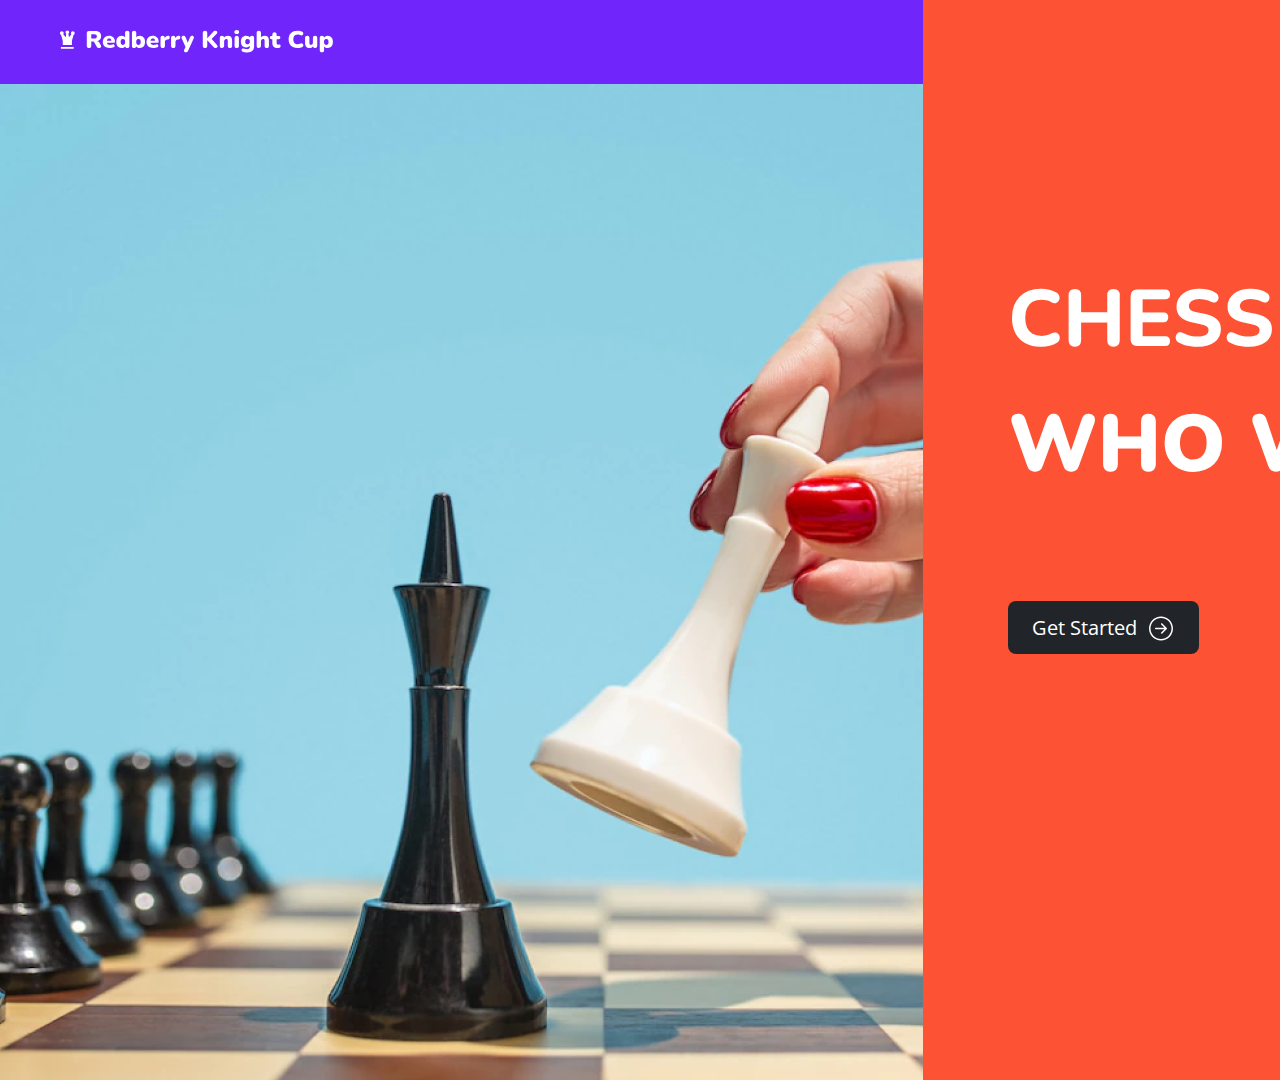
<file: html/index.html>
<!DOCTYPE html>
<html lang="en">
<head>
    <meta charset="UTF-8">
    <meta http-equiv="X-UA-Compatible" content="IE=edge">
    <meta name="viewport" content="width=device-width, initial-scale=1.0">
    <link rel="stylesheet" href="../css/style.css">
    <link rel="preconnect" href="https://fonts.googleapis.com">
    <link rel="preconnect" href="https://fonts.gstatic.com" crossorigin>
    <link href="https://fonts.googleapis.com/css2?family=Nunito" rel="stylesheet">
    <link href="https://fonts.googleapis.com/css2?family=Open+Sans" rel="stylesheet">
    <title>Redberry Knight Cup</title>
</head>
<body>
    <div class="left-content">
        <div class="top-header">
            <div class="knight-cup-logo">
                <img class="knight-cup-icon" src="../assets/icons/redberry-knight-cup-icon.svg" alt="">
                <img class="knight-cup-text" src="../assets/icons/redberry-knight-cup-text.svg" alt="">
            </div>
        </div>
        <div class="background background-landing"></div>
    </div>
    
    
    <div class="right-content">
        <div class="background-red"></div>
        <div class="landing-header-1">CHESS SAYS</div>
        <div class="landing-header-small">A LOT ABOUT</div>
        <div class="landing-header-2">WHO WE ARE</div>
        <a href="./registration-personal.html">
            <div class="get-started-btn btn">
                <div class="btn-content">
                    <div class="btn-text">
                        Get Started
                    </div>
                    <div class="btn-arrow">
                        <img src="../assets/icons/btn-arrow.svg" alt="">
                    </div>
                </div>
            </div>
        </a>
    </div>
</body>
</html>
</file>
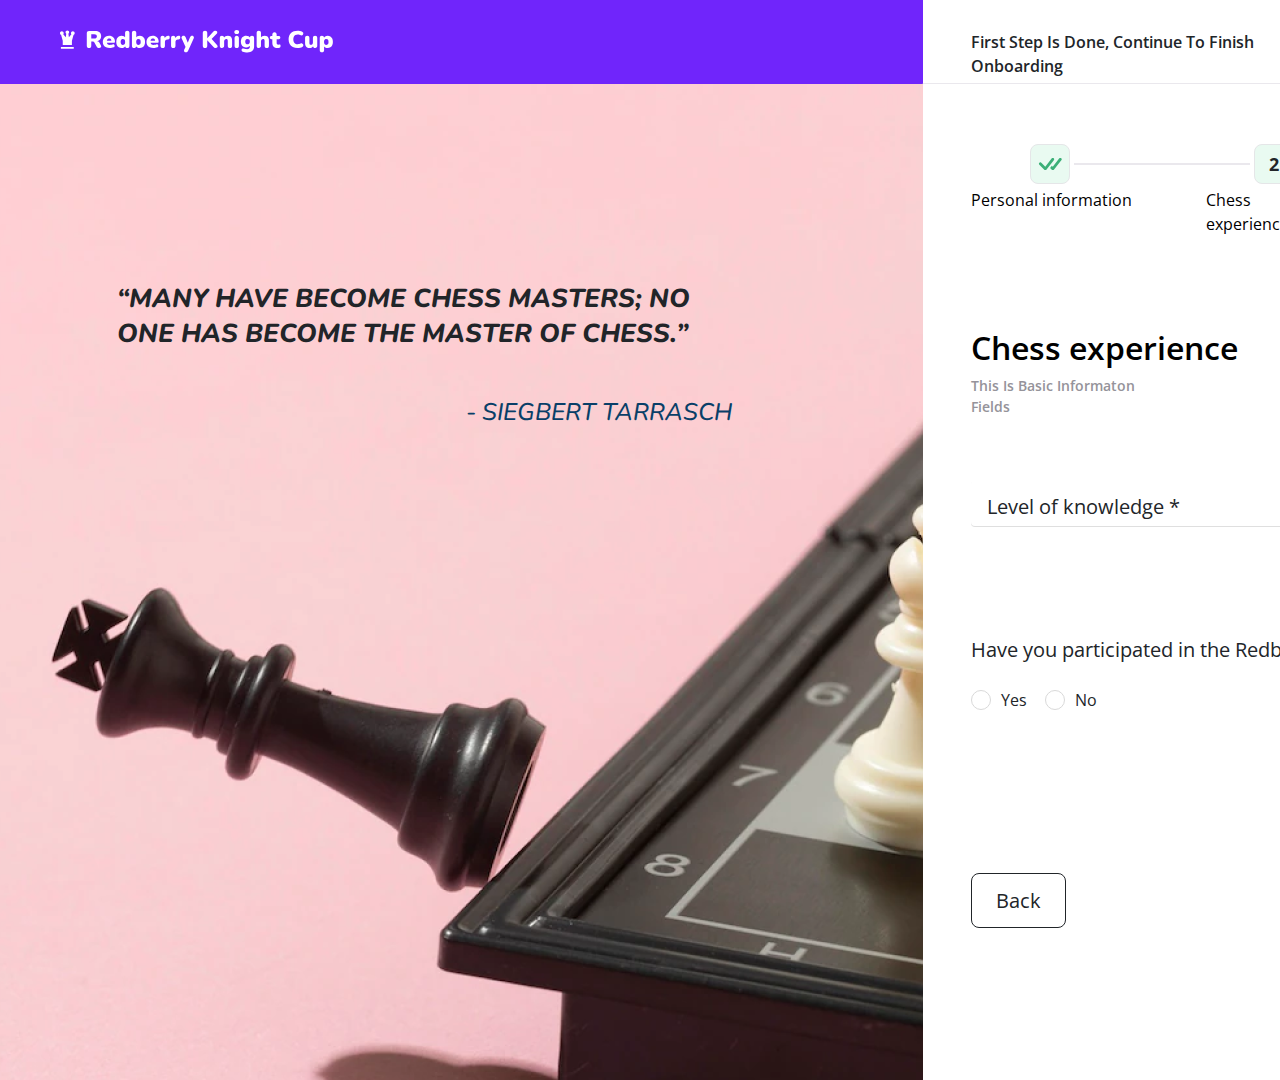
<file: html/registration-experience.html>
<!DOCTYPE html>
<html lang="en">
<head>
    <meta charset="UTF-8">
    <meta http-equiv="X-UA-Compatible" content="IE=edge">
    <meta name="viewport" content="width=device-width, initial-scale=1.0">
    <link rel="stylesheet" href="../css/style.css">
    <link rel="preconnect" href="https://fonts.googleapis.com">
    <link rel="preconnect" href="https://fonts.gstatic.com" crossorigin>
    <link href="https://fonts.googleapis.com/css2?family=Nunito" rel="stylesheet">
    <link href="https://fonts.googleapis.com/css2?family=Open+Sans" rel="stylesheet">
    <title>Redberry Knight Cup</title>
</head>
<body>
    <div class="left-content">
        <div class="top-header">
            <div class="knight-cup-logo">
                <img class="knight-cup-icon" src="../assets/icons/redberry-knight-cup-icon.svg" alt="">
                <img class="knight-cup-text" src="../assets/icons/redberry-knight-cup-text.svg" alt="">
            </div>
        </div>
        <div class="background background-registration-experience"></div>
        <div class="registration-experience-page-text">“Many have become chess masters; 
            no one has become the master of chess.”</div>
        <div class="registration-experience-page-text-author">- Siegbert Tarrasch</div>
    </div>
    
    
    <div class="right-content">
        <div class="registration-header">First step is done, continue to finish onboarding</div>
        <div class="line"></div>
        <div class="steps">
            <div class="step-numbers">
                <div class="step step-active step-1">
                    <div class="step-content">
                        <img src="../assets/icons/success-icon.svg" alt="">
                    </div>
                </div>
                <div class="step-line"></div>
                <div class="step step-active step-2">
                    <div class="step-content">
                        2
                    </div>
                </div>
            </div>
            
            <div class="step-text step-1-text">Personal information</div>
            <div class="step-text step-2-text">Chess experience</div>
        </div>
        <div class="form-header">Chess experience</div>
        <div class="form-subheader">This is basic informaton fields</div>
        <form class="form">
            <div class="form-content experience-form">
                <div class="select-row">
                    <div class="select-menu level">
                        <div class="arrow-icon down"></div>
                        <div class="select-btn">
                            <span class="sBtn-text">Level of knowledge *</span>
                            <i class="bx bx-chevron-down"></i>
                        </div>
                        <div class="options-wrapper">
                            <ul class="options">
                                <li class="option">
                                    <span class="option-text">beginner</span>
                                </li>
                                <li class="option">
                                    <span class="option-text">intermidiate</span>
                                </li>
                                <li class="option">
                                    <span class="option-text">professional</span>
                                </li>
                            </ul>
                        </div>
                    </div>
        
                    <div class="select-menu character">
                        <div class="arrow-icon down"></div>
                        <div class="select-btn">
                            <span class="sBtn-text">Choose your character *</span>
                            <i class="bx bx-chevron-down"></i>
                        </div>
                        <div class="options-wrapper">
                            <ul class="options"></ul>
                        </div>
                    </div>
                </div>
                <div class="participation-radio">
                    <p> Have you participated in the Redberry Championship? * </p>
                    <div class="participation-radio-row">
                        <label class="radio-container">
                            Yes
                            <input type="radio" name="radio-group">
                            <span class="checkmark"></span>
                        </label>
                        <label class="radio-container">
                            No
                            <input type="radio"  name="radio-group">
                            <span class="checkmark"></span>
                        </label>
                    </div>
                </div>
            </div>
            
            <button class="next-btn btn" type="submit">
                <div class="btn-content">
                    <div class="btn-text">
                        Next
                    </div>
                    <div class="btn-arrow">
                        <img src="../assets/icons/btn-arrow.svg" alt="">
                    </div>
                </div>
            </button>
            <button class="back-btn btn" type="button">
                <div class="btn-content">
                    <div class="btn-text">
                        Back
                    </div>
                </div>
            </button>
        </form>
      
    </div>
    <script src="../js/experience-info-script.js"></script>
</body>
</html>
</file>
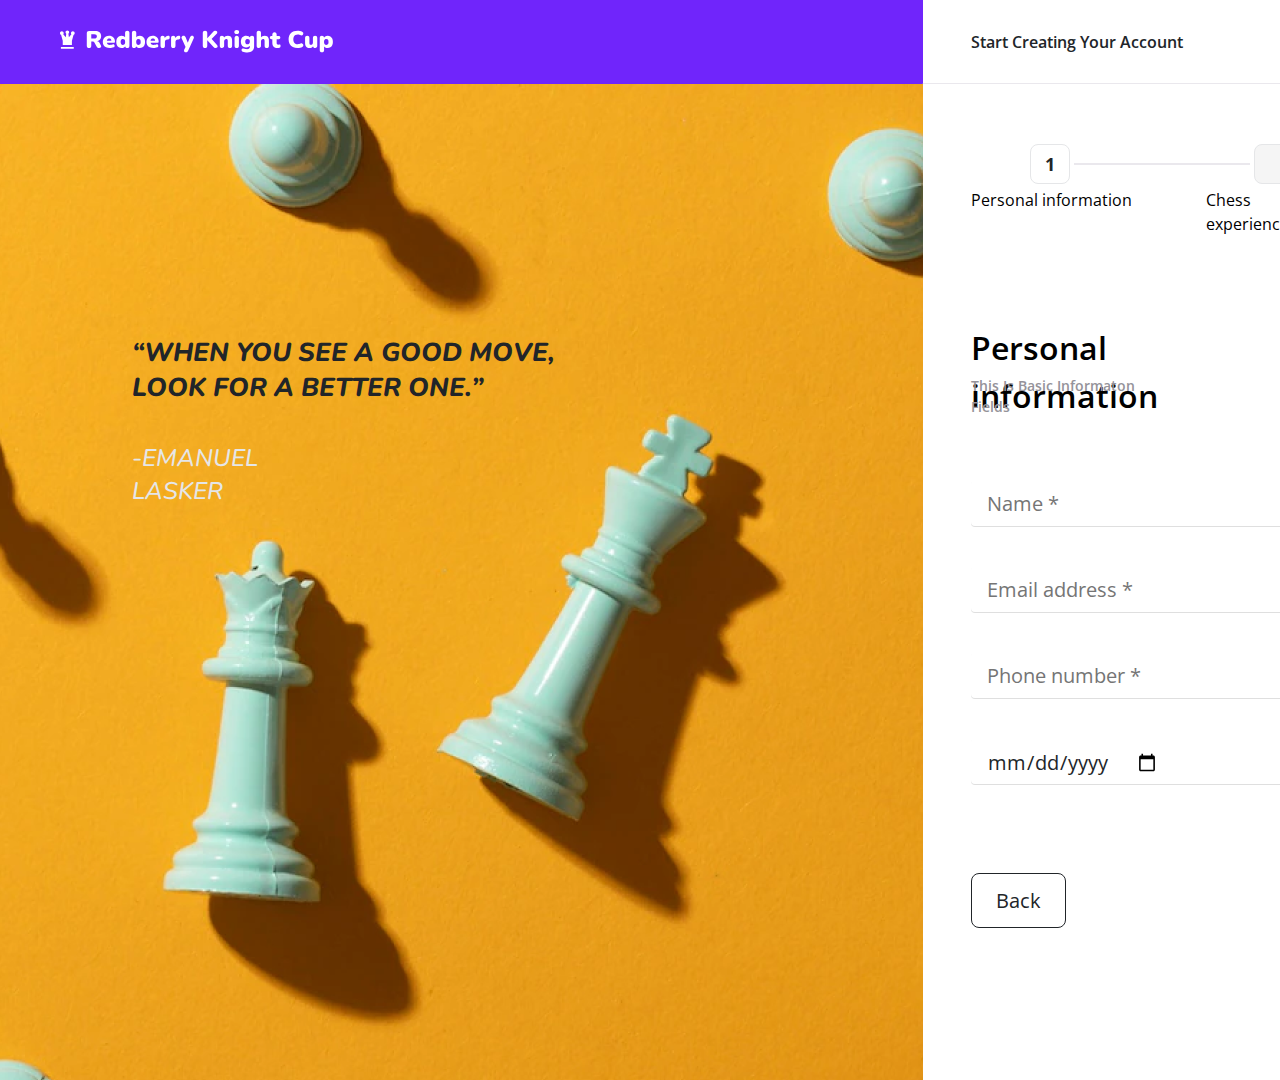
<file: html/registration-personal.html>
<!DOCTYPE html>
<html lang="en">
<head>
    <meta charset="UTF-8">
    <meta http-equiv="X-UA-Compatible" content="IE=edge">
    <meta name="viewport" content="width=device-width, initial-scale=1.0">
    <link rel="stylesheet" href="../css/style.css">
    <link rel="preconnect" href="https://fonts.googleapis.com">
    <link rel="preconnect" href="https://fonts.gstatic.com" crossorigin>
    <link href="https://fonts.googleapis.com/css2?family=Nunito" rel="stylesheet">
    <link href="https://fonts.googleapis.com/css2?family=Open+Sans" rel="stylesheet">
    <title>Redberry Knight Cup</title>
</head>
<body>
    <div class="left-content">
        <div class="top-header">
            <div class="knight-cup-logo">
                <img class="knight-cup-icon" src="../assets/icons/redberry-knight-cup-icon.svg" alt="">
                <img class="knight-cup-text" src="../assets/icons/redberry-knight-cup-text.svg" alt="">
            </div>
        </div>
        <div class="background background-registration-personal"></div>
        <div class="registration-personal-page-text">“When you see a good move,
            look for a better one.”</div>
        <div class="registration-personal-page-text-author">-Emanuel Lasker</div>
    </div>
    
    
    <div class="right-content">
        <div class="registration-header">Start creating your account</div>
        <div class="line"></div>
        <div class="steps">
            <div class="step-numbers">
                <div class="step step-1">
                    <div class="step-content">
                        1
                    </div>
                </div>
                <div class="step-line"></div>
                <div class="step step-disabled step-2">
                    <div class="step-content step-content-disabled">
                        
                    </div>
                </div>
            </div>
            
            <div class="step-text step-1-text">Personal information</div>
            <div class="step-text step-2-text">Chess experience</div>
        </div>
        <div class="form-header">Personal information</div>
        <div class="form-subheader">This is basic informaton fields</div>
        <form class="form">
            <div class="form-content personal-info-form">
                    <input class="personal-info-input text-input" type="text" name="name" placeholder="Name *">
                    <input class="personal-info-input text-input" type="text" name="email" placeholder="Email address *">
                    <input class="personal-info-input text-input" type="number" name="phone" placeholder="Phone number *">
                    <input class="personal-info-input text-input" type="date" name="date_of_birth" placeholder="Date of birth *">
            </div>
            <button class="next-btn btn" type="submit">
                <div class="btn-content">
                    <div class="btn-text">
                        Next
                    </div>
                    <div class="btn-arrow">
                        <img src="../assets/icons/btn-arrow.svg" alt="">
                    </div>
                </div>
            </button>
            <button class="back-btn btn" type="button">
                <div class="btn-content">
                    <div class="btn-text">
                        Back
                    </div>
                </div>
            </button>
        </form>
    </div>
        
    <script src="../js/personal-info-script.js"></script>
</body>
</html>
</file>
<file: css/style.css>
/* Left Page */
.top-header {
    position: absolute;
    width: 923px;
    height: 84px;
    left: 0px;
    top: 0px;

    background: #7025FB;
}

.knight-cup-logo {
    position: absolute;
    left: 6.5%;
    right: 63.62%;
    top: 35.71%;
    bottom: 36.49%;
}

.knight-cup-icon {
    position: absolute;
    left: 0%;
    right: 94.68%;
    top: 1.75%;
    bottom: 19.74%;
}

.knight-cup-text {
    position: absolute;
    width: 252.82px;
    height: 23.35px;
    left: 22.93px;
    top: 0px;
}

/* Backgrounds */
.background {
    position: absolute;
    width: 923px;
    height: 996px;
    left: 0px;
    top: 84px;
}

.background-red {
    position: absolute;
    width: 997px;
    height: 1080px;
    left: 923px;
    top: 0px;

    background: #FD5334;
}

.background-landing {
    background: url(../assets/images/landing-page-photo.png);
}

.background-registration-personal {
    background: url(../assets/images/registration-personal-page-photo.png);
}

.background-registration-experience {
    background: url(../assets/images/registration-experience-page-photo.png);
}

/* Headers */
.landing-header-1 {
    position: absolute;
    width: 496px;
    height: 109px;
    left: 1008px;
    top: 265px;

    font-family: 'Nunito';
    font-style: normal;
    font-weight: 800;
    font-size: 80px;
    line-height: 109px;
    text-transform: uppercase;

    color: #FFFFFF;
}

.landing-header-2 {
    position: absolute;
    width: 570px;
    height: 109px;
    left: 1008px;
    top: 390px;

    font-family: 'Nunito';
    font-style: normal;
    font-weight: 900;
    font-size: 80px;
    line-height: 109px;
    text-transform: uppercase;

    color: #FFFFFF;
}

.landing-header-small {
    position: absolute;
    width: 136px;
    height: 27px;
    left: 1530px;
    top: 306px;

    font-family: 'Nunito';
    font-style: normal;
    font-weight: 700;
    font-size: 20px;
    line-height: 27px;
    text-transform: uppercase;

    color: #212529;
}

.registration-header {
    position: absolute;
    height: 24px;
    left: 971px;
    top: 30px;

    font-family: 'Open Sans';
    font-style: normal;
    font-weight: 600;
    font-size: 16px;
    line-height: 150%;

    text-transform: capitalize;
    color: #212529;
}

.registration-personal-page-text {
    position: absolute;
    width: 423px;
    height: 83px;
    left: 132px;
    top: 335px;
    
    font-family: 'Nunito';
    font-style: italic;
    font-weight: 800;
    font-size: 26px;
    line-height: 35px;
    text-transform: uppercase;
    
    color: #212529;
}

.registration-personal-page-text-author {
    position: absolute;
    width: 222px;
    height: 33px;
    left: 132px;
    top: 442px;
    
    font-family: 'Nunito';
    font-style: italic;
    font-weight: 500;
    font-size: 24px;
    line-height: 33px;
    /* identical to box height */
    
    text-transform: uppercase;
    
    color: #E5E6E8;
}

.registration-experience-page-text {
    position: absolute;
    width: 615px;
    height: 83px;
    left: 117px;
    top: 281px;
    
    font-family: 'Nunito';
    font-style: italic;
    font-weight: 800;
    font-size: 26px;
    line-height: 35px;
    text-transform: uppercase;
    
    color: #212529;
}

.registration-experience-page-text-author {
    position: absolute;
    width: 266px;
    height: 33px;
    left: 466px;
    top: 396px;
    
    font-family: 'Nunito';
    font-style: italic;
    font-weight: 500;
    font-size: 24px;
    line-height: 33px;
    /* identical to box height */
    
    text-transform: uppercase;
    
    color: #093F68;
}

.line {
    position: absolute;
    width: 998px;
    height: 0;
    left: 923px;
    top: 84px;
    margin: -1px;
    border-top: 1px solid rgba(185, 180, 196, 0.3);
}

/* Buttons */
.btn {
    display: flex;
    flex-direction: column;
    align-items: flex-start;
    padding: 13px 24px;
    gap: 10px;
    border: none;
    /* background: none; */
    background: #212529;
    border-radius: 8px;
}


.btn-content {
    display: flex;
    flex-direction: row;
    align-items: center;
    padding: 0px;
    gap: 12px;
    flex: none;
    order: 0;

}

.btn-text {
    height: 27px;
    font-family: 'Open Sans';
    font-style: normal;
    font-weight: 400;
    font-size: 20px;
    line-height: 27px;
    text-transform: capitalize;
    flex: none;
    order: 0;
    flex-grow: 0;
}


.btn-arrow {
    width: 24px;
    height: 24px;
    flex: none;
    order: 1;
    flex-grow: 0;
}

.get-started-btn {
    position: absolute;
    left: 1008px;
    top: 601px;
    width: 143px;

    background: #212529;
    color: #FFFFFF;
    border-radius: 8px;
}

.next-btn {
    position: absolute;
    left: 1618px;
    top: 873px;

    background: #212529;
    border-radius: 8px;
    color: #FFFFFF;
}

.get-started-btn:hover, .next-btn:hover {
    border: 4px solid rgba(194, 165, 249, 0.8);
    margin-left: -4px;
    margin-top: -4px;
    border-radius: 8px;
    cursor: pointer;
}

.back-btn {
    box-sizing: border-box;

    position: absolute;
    left: 971px;
    top: 873px;

    border: 1px solid #212529;
    border-radius: 8px;
    background-color: white;
    color: #212529;
}

.back-btn:hover {
    background: rgba(185, 180, 196, 0.3);
    border: 1px solid rgba(194, 165, 249, 0.8);
}

/* Steps */
.steps {
    position: absolute;
    width: 366px;
    height: 65px;
    left: 971px;
    top: 144px;    
}

.step-numbers {
    display: flex;
    flex-direction: row;
    align-items: center;
    padding: 0px;
    gap: 4px;

    position: absolute;
    width: 262px;
    height: 40px;
    left: 59px;
    top: 0px;

}

.step {
    box-sizing: border-box;
    width: 40px;
    height: 40px;
    background: #FFFFFF;
    border: 1px solid #E5E6E8;
    border-radius: 8px;
    display: flex;
    align-items: center;
    justify-content: center;
    flex: none;
    flex-grow: 0;
}

.step-active {
    background: #E9FAF1;
}

.step-disabled {
    background: #F5F5F5;
}

.step-1 {
    order: 0;
}

.step-2 {
    order: 2;
}

.step-content {
    /* position: absolute; */
    /* width: 100%; */
    height: 25px;
    left: 14px;
    top: 8px;

    font-family: 'Open Sans';
    font-style: normal;
    font-weight: 700;
    font-size: 18px;
    line-height: 25px;
    /* identical to box height */

    margin: 0 auto;
    color: #212529;
}

.step-content-disabled {
    color: #95939A;
}

.step-line {
    width: 174px;
    height: 0px;
    border: 1px solid rgba(185, 180, 196, 0.3);
    flex: none;
    order: 1;
    flex-grow: 0;
}

.step-text {
    position: absolute;
    left: 0px;
    top: 44px;
    font-family: 'Open Sans';
    font-style: normal;
    font-weight: 400;
    font-size: 16px;
    line-height: 150%;
    color: #000000;
}

.step-1-text {
    left: 0px;
    top: 44px;
}

.step-2-text {
    left: 235px;
    top: 44px;
}

/* Form  */
.form-header {
    position: absolute;
    width: 328px;
    height: 48px;
    left: 971px;
    top: 324px;
    
    font-family: 'Open Sans';
    font-style: normal;
    font-weight: 600;
    font-size: 32px;
    line-height: 150%;
    /* identical to box height, or 48px */
    
    
    color: #000000;    
}

.form-subheader {
    position: absolute;
    width: 205px;
    height: 21px;
    left: 971px;
    top: 375px;
    
    font-family: 'Open Sans';
    font-style: normal;
    font-weight: 600;
    font-size: 14px;
    line-height: 150%;
    /* identical to box height, or 21px */
    
    text-transform: capitalize;
    
    color: #95939A;
}

.form-content {
    display: flex;
    flex-direction: column;
    align-items: flex-start;
    padding: 0px;
    position: absolute;
    width: 775px;
    height: 304px;
    left: 971px;
    top: 481px;
}

/* Text Input */
.text-input {
    display: flex;
    align-items: flex-start;

    width: 743px;
    height: 30px;
    padding: 8px 16px;

    background: rgba(255, 255, 255, 1e-06);

    flex: none;
    order: 0;
    align-self: stretch;
    flex-grow: 0;

    font-family: 'Open Sans';
    font-style: normal;
    font-weight: 400;
    font-size: 20px;
    line-height: 150%;

    color: #212529;
    border: 0;

    box-shadow: inset 0px -1px 0px rgba(0, 0, 0, 0.125);
    border-radius: 4px;
}

.text-input:hover {
    background: #F8F9FA;
}

.text-input:active {
    background: #E9ECEF;
}

.text-input.invalid-input {
    background: #FFEFEF;
    color: #DC3545;
}

.text-input.invalid-input::placeholder {
    background: #FFEFEF;
    color: #DC3545;
}

.text-input:focus {
    outline: none;
}

.text-input {
    border: 0
}

.personal-info-form {
    gap: 40px;
}

.experience-form {
    gap: 88px;  
}



/* Select */
.select-row {
    display: flex;
}

.select-menu.character {
    margin-left: 23px;
}

.select-menu{
    position: relative;
    z-index: 1;
}
.select-menu .select-btn{
    width: 312px;
    height: 30px;
    background: #FFFFFF;
    box-shadow: inset 0px -1px 0px rgba(0, 0, 0, 0.125);
    border-radius: 4px;

    font-family: 'Open Sans';
    font-style: normal;
    font-weight: 400;
    font-size: 20px;
    line-height: 150%;
    color: #212529;
    flex: none;
    order: 0;
    align-self: stretch;
    flex-grow: 0;
    padding: 8px 64px 8px 16px;
}

.select-btn i{
    font-size: 25px;
    transition: 0.3s;
}

.select-menu .arrow-icon {
    position: absolute;
    right: 20px;
    width: 14px;
    height: 8px;
    top: 19px;
    bottom: 19px;
    background: url(../assets/icons/select-arrow-down.svg);
}

.select-menu .arrow-icon.up {
    background: url(../assets/icons/select-arrow-up.svg);
}

.select-menu:hover {
    cursor: pointer;
} 

.select-menu.active .select-btn i{
    transform: rotate(-180deg);
}

.select-menu .options-wrapper {
    position: relative;
}

.select-menu .options{
    box-sizing: border-box;

    position: absolute;
    width: 392px;

    left: 0px;
    top: 0px;

    background: #FFFFFF;
    border: 1px solid rgba(185, 180, 196, 0.3);
    box-shadow: 0px 2px 4px rgba(0, 0, 0, 0.1);
    border-radius: 4px;
    display: none;

    list-style-type: none;
    padding-inline-start: 0;
    padding: 20px 0;
}
.select-menu.active .options{
    display: block;
}
.options .option{
    font-family: 'Open Sans';
    font-style: normal;
    font-weight: 400;
    font-size: 20px;
    line-height: 150%;

    color: #000000;
    padding-top: 8px;
    padding-bottom: 7px;
    padding-left: 20px;
}

.options .option:hover{
    background: #F7F7F9;
    font-weight: 600;
}
.option i{
    font-size: 25px;
    margin-right: 12px;
}
.option .option-text{
    font-size: 18px;
    color: #333;
    text-transform: capitalize;
}

.character-img {
    /* width: 100px; */
    height: 72px;
}

/* Radio */
.participation-radio {
    width: 743px;
    height: 30px;

    font-family: 'Open Sans';
    font-style: normal;
    font-weight: 400;
    font-size: 20px;
    line-height: 150%;
    color: #212529;

    flex: none;
    order: 0;
    align-self: stretch;
    flex-grow: 0;
}

/* Customize the label (the container) */
.radio-container {
    display: block;
    position: relative;
    padding-left: 30px;
    margin-bottom: 12px;
    cursor: pointer;
    -webkit-user-select: none;
    -moz-user-select: none;
    -ms-user-select: none;
    user-select: none;
    font-size: 16px;
  }
  
  /* Hide the browser's default radio button */
  .radio-container input {
    position: absolute;
    opacity: 0;
    cursor: pointer;
    height: 0;
    width: 0;
  }
  
  /* Create a custom radio button */
  .checkmark {
    position: absolute;
    top: 0;
    left: 0;
    height: 20px;
    width: 20px;
    box-sizing: border-box;
    border: 1px solid #D9D9D9;
    border-radius: 50%;
    top: 50%;
    transform: translateY(-50%);
  }

  
  .radio-container input:checked ~ .checkmark {
    
    border: 5px solid #0D6EFD;
    
  }
  
  .checkmark:after {
    content: "";
    position: absolute;
    display: none;
  }
  
  .radio-container input:checked ~ .checkmark:after {
    display: block;
  }

  .participation-radio-row {
      display: flex;
  }

  .radio-container:not(:first-child) {
    margin-left: 18px;
}

.background-onboarding-completed {
    position: absolute;
    width: 923px;
    height: 996px;
    left: 0px;
    top: 84px;

    background: url(../assets/images/onboarding-completed-page-photo.png);
}

.rocket {
    position: absolute;
    left: 1201px;
    top: 416px;
}

/* Remove increment arrows for number input */
input[type=number]::-webkit-inner-spin-button, 
input[type=number]::-webkit-outer-spin-button { 
  -webkit-appearance: none; 
}

input[type=number] {
  -moz-appearance: textfield;
}
</file>
